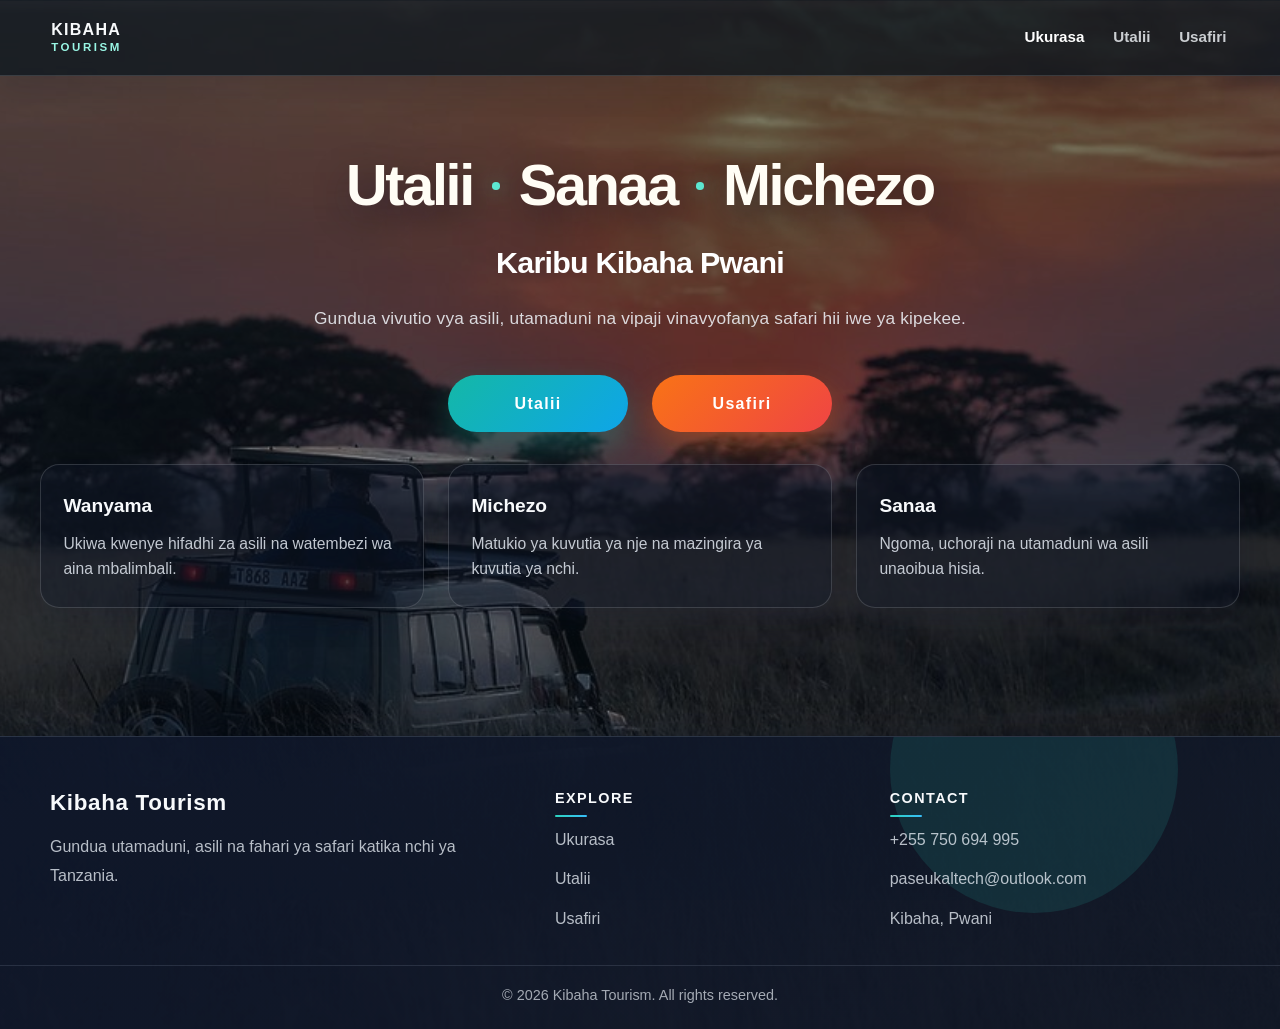
<file: index.html>
<!DOCTYPE html>
<html lang="sw">
<head>
    <meta charset="UTF-8">
    <meta name="viewport" content="width=device-width, initial-scale=1.0">
    <meta name="description" content="Gundua maeneo, utamaduni na shughuli za Kibaha, mkoa wa Pwani, Tanzania. Pata mawazo ya safari na taarifa za kuanza kupanga ziara yako.">
    <meta name="author" content="PASEUKAL LEE">
    <title>KIBAHA TOURISM</title>
    <link rel="stylesheet" type="text/css" href="style.css">
</head>
<body id="main-body">
    <div class="flex-container">
        <div class="left-panel">
            <a id="header" href="index.html" aria-label="Kibaha Tourism - ukurasa wa mwanzo">
                <span class="brand-name"><span>Kibaha</span><span>Tourism</span></span>
            </a>
        </div>

        <div class="right-panel">
            <div id="navibar">
                <ul>
                    <li><a href="index.html" aria-current="page">Ukurasa</a></li>
                    <li><a href="utalii.html">Utalii</a></li>
                    <li><a href="usafiri.html">Usafiri</a></li>
                </ul>
            </div>
        </div>
    </div>

    <main class="main-page">
      
        <h1>
            <span>Utalii</span>
            <span class="hero-divider" aria-hidden="true"></span>
            <span>Sanaa</span>
            <span class="hero-divider" aria-hidden="true"></span>
            <span>Michezo</span>
        </h1>
        <h2>Karibu Kibaha Pwani</h2>
        <h3>Gundua vivutio vya asili, utamaduni na vipaji vinavyofanya safari hii iwe ya kipekee.</h3>

        <div class="landing-container">
            <div class="left-side"><a href="utalii.html"> Utalii</a></div>
            <div class="right-side"><a href="usafiri.html">Usafiri</a></div>
        </div>

        <div class="feature-grid">
            <article class="feature-card">
                <h4>Wanyama</h4>
                <p>Ukiwa kwenye hifadhi za asili na watembezi wa aina mbalimbali.</p>
               
            </article>
            <article class="feature-card">
                <h4>Michezo</h4>
                <p>Matukio ya kuvutia ya nje na mazingira ya kuvutia ya nchi.</p>
            
            </article>
            <article class="feature-card">
                <h4>Sanaa</h4>
                <p>Ngoma, uchoraji na utamaduni wa asili unaoibua hisia.</p>
               
            </article>
        </div>
    </main>

    <footer class="site-footer">
        <div class="footer-content">
            <div class="footer-brand">
                <h3>Kibaha Tourism</h3>
               <p>Gundua utamaduni, asili na fahari ya safari katika nchi ya Tanzania.</p>
            </div>

            <div class="footer-links">
                <h4>Explore</h4>
                <ul>
                    <li><a href="index.html">Ukurasa</a></li>
                    <li><a href="utalii.html">Utalii</a></li>
                    <li><a href="usafiri.html">Usafiri</a></li>
                </ul>
            </div>

            <div class="footer-links">
                <h4>Contact</h4>
                <ul>
                    <li>+255 750 694 995</li>
                    <li>paseukaltech@outlook.com</li>
                    <li>Kibaha, Pwani</li>
                </ul>
            </div>
        </div>

        <div class="footer-bottom">
            <p>© 2026 Kibaha Tourism. All rights reserved.</p>
        </div>
    </footer>
</body>
</html>
</file>
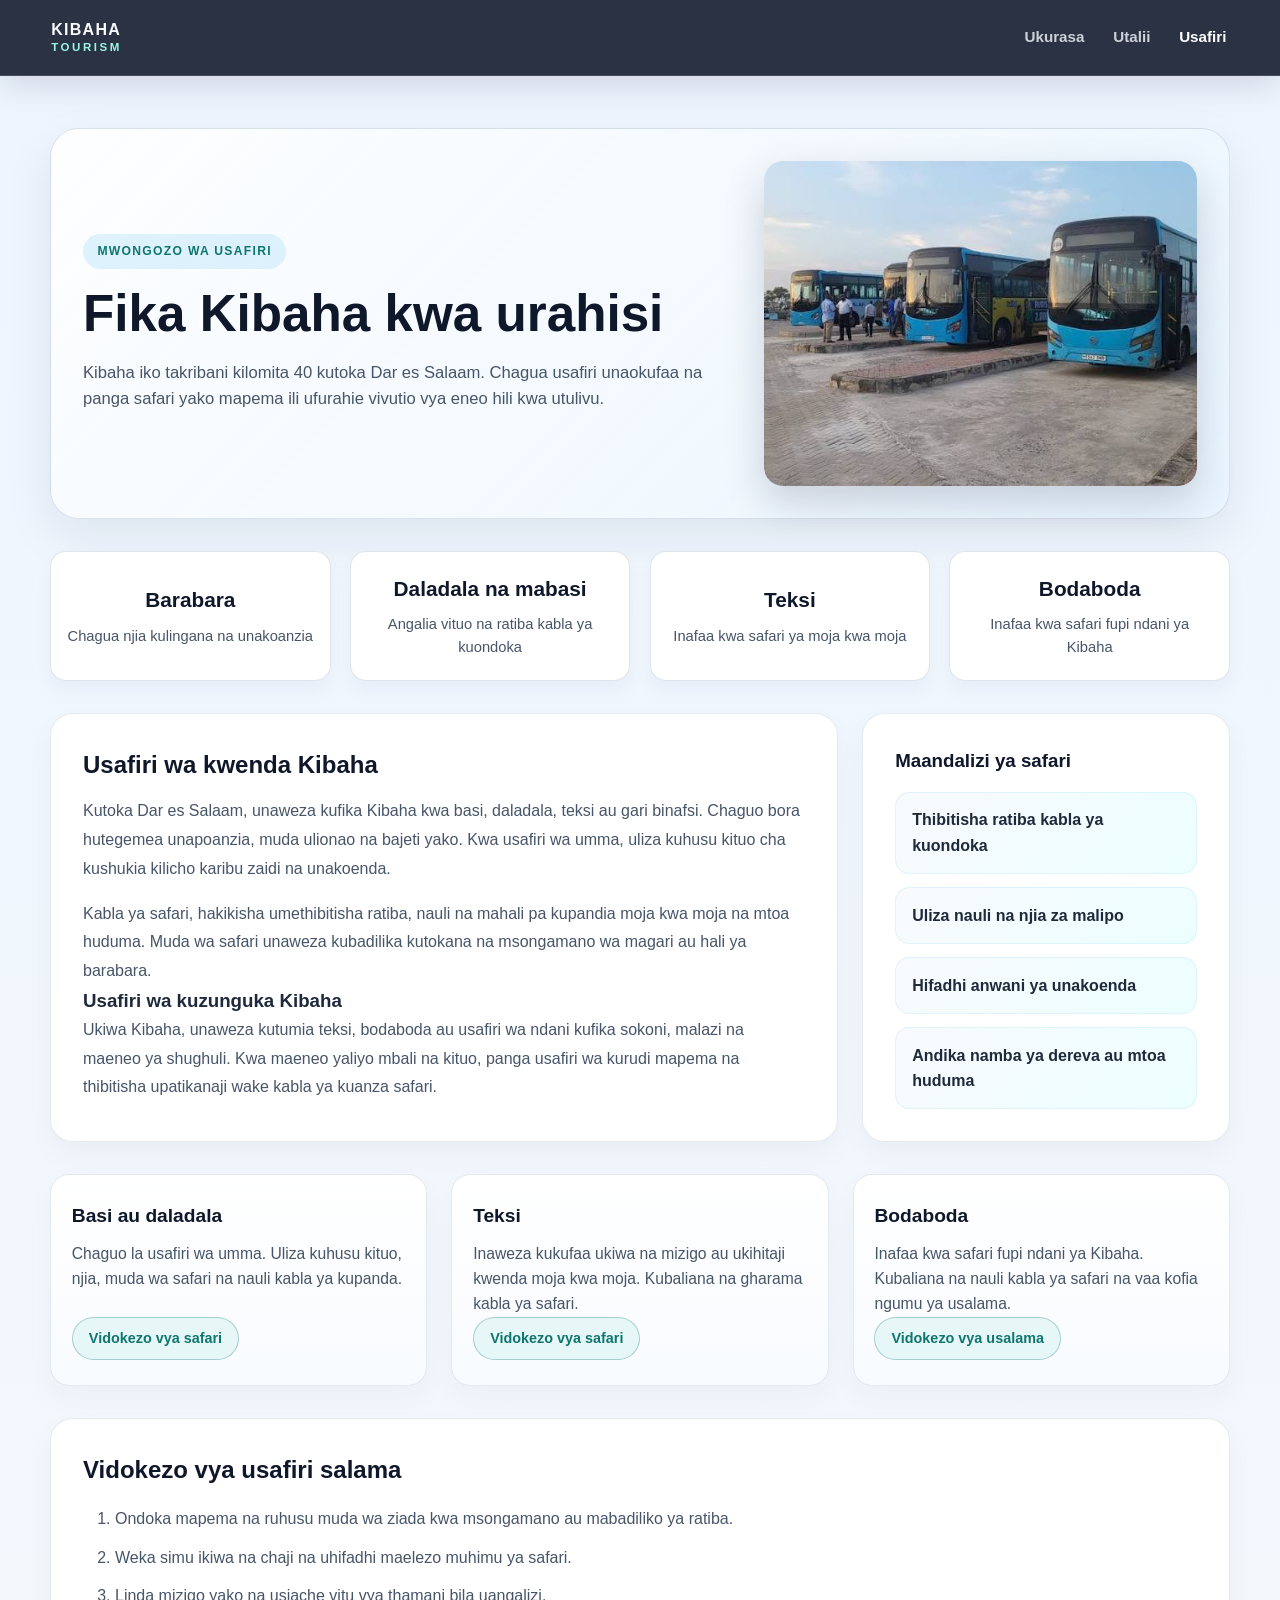
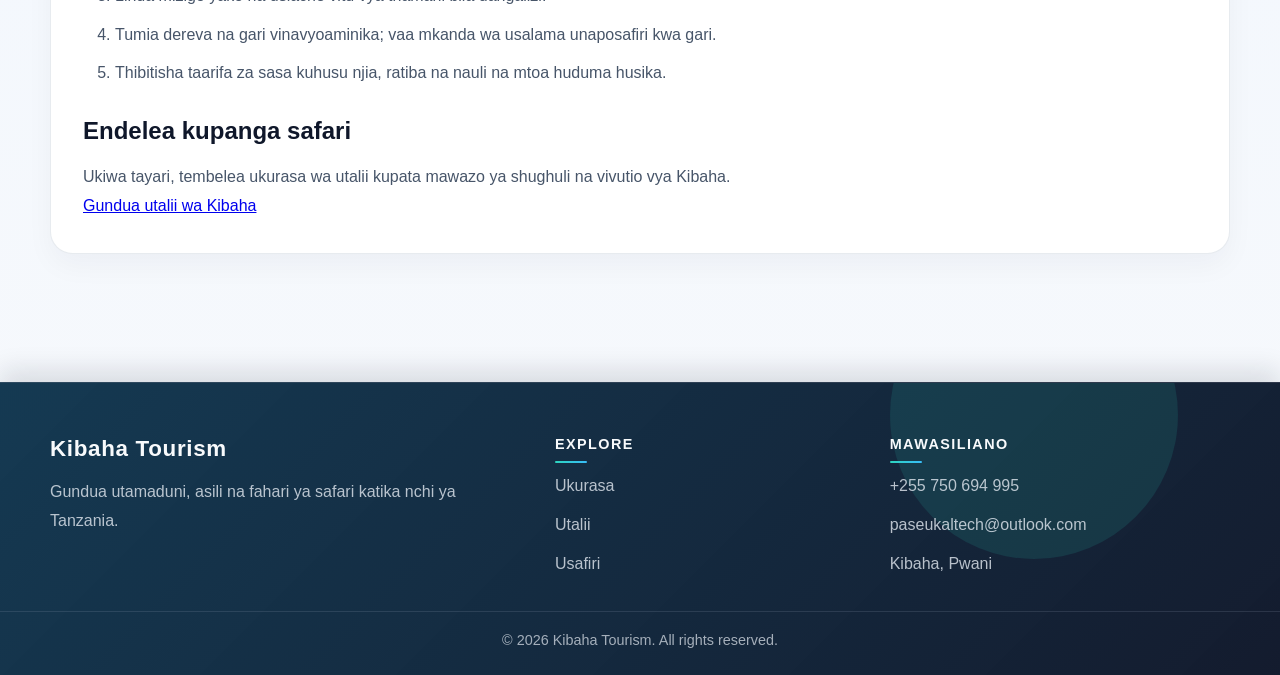
<file: usafiri.html>
<!DOCTYPE html>
<html lang="sw">
<head>
    <meta charset="UTF-8">
    <meta name="viewport" content="width=device-width, initial-scale=1.0">
    <meta name="description" content="Panga safari ya kwenda Kibaha kutoka Dar es Salaam na ujifunze kuhusu mabasi, daladala, teksi na usafiri wa ndani, pamoja na vidokezo vya ratiba, nauli na usalama.">
    <meta name="author" content="PASEUKAL LEE">
    <title>KIBAHA TOURISM - Usafiri</title>
    <link rel="stylesheet" type="text/css" href="style.css">
</head>
<body id="utalii-body">
    <div class="flex-container">
        <div class="left-panel">
            <a id="header" href="index.html" aria-label="Kibaha Tourism - ukurasa wa mwanzo">
                <span class="brand-name"><span>Kibaha</span><span>Tourism</span></span>
            </a>
        </div>

        <div class="right-panel">
            <div id="navibar">
                <ul>
                    <li><a href="index.html">Ukurasa</a></li>
                    <li><a href="utalii.html">Utalii</a></li>
                    <li><a href="usafiri.html" aria-current="page">Usafiri</a></li>
                </ul>
            </div>
        </div>
    </div>

    <main class="main-utalii">
        <section class="page-hero">
            <div class="hero-copy">
                <span class="eyebrow">Mwongozo wa usafiri</span>
                <h1>Fika Kibaha kwa urahisi</h1>
                <p>
                    Kibaha iko takribani kilomita 40 kutoka Dar es Salaam. Chagua usafiri unaokufaa na panga safari yako mapema ili ufurahie vivutio vya eneo hili kwa utulivu.
                </p>
            </div>
            <div class="hero-visual">
                <img src="images/images (3).jpg" alt="Mandhari ya Tanzania wakati wa safari">
            </div>
        </section>

        <section class="stats-row" aria-label="Muhtasari wa usafiri">
            <div class="stat-card">
                <strong>Barabara</strong>
                <span>Chagua njia kulingana na unakoanzia</span>
            </div>
            <div class="stat-card">
                <strong>Daladala na mabasi</strong>
                <span>Angalia vituo na ratiba kabla ya kuondoka</span>
            </div>
            <div class="stat-card">
                <strong>Teksi</strong>
                <span>Inafaa kwa safari ya moja kwa moja</span>
            </div>
            <div class="stat-card">
                <strong>Bodaboda</strong>
                <span>Inafaa kwa safari fupi ndani ya Kibaha</span>
            </div>
        
        </section>

        <section class="story-layout">
            <article class="story-card">
                <h2>Usafiri wa kwenda Kibaha</h2>
                <p>
                    Kutoka Dar es Salaam, unaweza kufika Kibaha kwa basi, daladala, teksi au gari binafsi. Chaguo bora hutegemea unapoanzia, muda ulionao na bajeti yako. Kwa usafiri wa umma, uliza kuhusu kituo cha kushukia kilicho karibu zaidi na unakoenda.
                </p>
                <p>
                    Kabla ya safari, hakikisha umethibitisha ratiba, nauli na mahali pa kupandia moja kwa moja na mtoa huduma. Muda wa safari unaweza kubadilika kutokana na msongamano wa magari au hali ya barabara.
                </p>
                <h3>Usafiri wa kuzunguka Kibaha</h3>
                <p>
                    Ukiwa Kibaha, unaweza kutumia teksi, bodaboda au usafiri wa ndani kufika sokoni, malazi na maeneo ya shughuli. Kwa maeneo yaliyo mbali na kituo, panga usafiri wa kurudi mapema na thibitisha upatikanaji wake kabla ya kuanza safari.
                </p>
            </article>

            <aside class="info-card">
                <h3>Maandalizi ya safari</h3>
                <ul>
                    <li>Thibitisha ratiba kabla ya kuondoka</li>
                    <li>Uliza nauli na njia za malipo</li>
                    <li>Hifadhi anwani ya unakoenda</li>
                    <li>Andika namba ya dereva au mtoa huduma</li>
                </ul>
            </aside>
        </section>

        <section class="feature-grid" aria-label="Aina za usafiri">
            <article class="feature-card">
                <h3>Basi au daladala</h3>
                <p>Chaguo la usafiri wa umma. Uliza kuhusu kituo, njia, muda wa safari na nauli kabla ya kupanda.</p>
                <a class="feature-button" href="#vidokezo-salama">Vidokezo vya safari</a>
            </article>
            <article class="feature-card">
                <h3>Teksi</h3>
                <p>Inaweza kukufaa ukiwa na mizigo au ukihitaji kwenda moja kwa moja. Kubaliana na gharama kabla ya safari.</p>
                <a class="feature-button" href="#vidokezo-salama">Vidokezo vya safari</a>
            </article>
            <article class="feature-card">
                <h3>Bodaboda</h3>
                <p>Inafaa kwa safari fupi ndani ya Kibaha. Kubaliana na nauli kabla ya safari na vaa kofia ngumu ya usalama.</p>
                <a class="feature-button" href="#vidokezo-salama">Vidokezo vya usalama</a>
            </article>
            
        </section>

        <section class="content-panel" id="vidokezo-salama">
            <h2>Vidokezo vya usafiri salama</h2>
            <ol>
                <li>Ondoka mapema na ruhusu muda wa ziada kwa msongamano au mabadiliko ya ratiba.</li>
                <li>Weka simu ikiwa na chaji na uhifadhi maelezo muhimu ya safari.</li>
                <li>Linda mizigo yako na usiache vitu vya thamani bila uangalizi.</li>
                <li>Tumia dereva na gari vinavyoaminika; vaa mkanda wa usalama unaposafiri kwa gari.</li>
                <li>Thibitisha taarifa za sasa kuhusu njia, ratiba na nauli na mtoa huduma husika.</li>
            </ol>
            <h2>Endelea kupanga safari</h2>
            <p>
                Ukiwa tayari, tembelea ukurasa wa utalii kupata mawazo ya shughuli na vivutio vya Kibaha.
            </p>
            <p><a href="utalii.html">Gundua utalii wa Kibaha</a></p>
        </section>
    </main>

    <footer class="site-footer">
        <div class="footer-content">
            <div class="footer-brand">
                <h3>Kibaha Tourism</h3>
                <p>Gundua utamaduni, asili na fahari ya safari katika nchi ya Tanzania.</p>
            </div>

            <div class="footer-links">
                <h4>Explore</h4>
                <ul>
                    <li><a href="index.html">Ukurasa</a></li>
                    <li><a href="utalii.html">Utalii</a></li>
                    <li><a href="usafiri.html" aria-current="page">Usafiri</a></li>
                </ul>
            </div>

            <div class="footer-links">
                <h4>Mawasiliano</h4>
                <ul>
                  <li>+255 750 694 995</li>
                    <li>paseukaltech@outlook.com</li>
                    <li>Kibaha, Pwani</li>
                </ul>
            </div>
        </div>

        <div class="footer-bottom">
            <p>© 2026 Kibaha Tourism. All rights reserved.</p>
        </div>
    </footer>
</body>
</html>
</file>
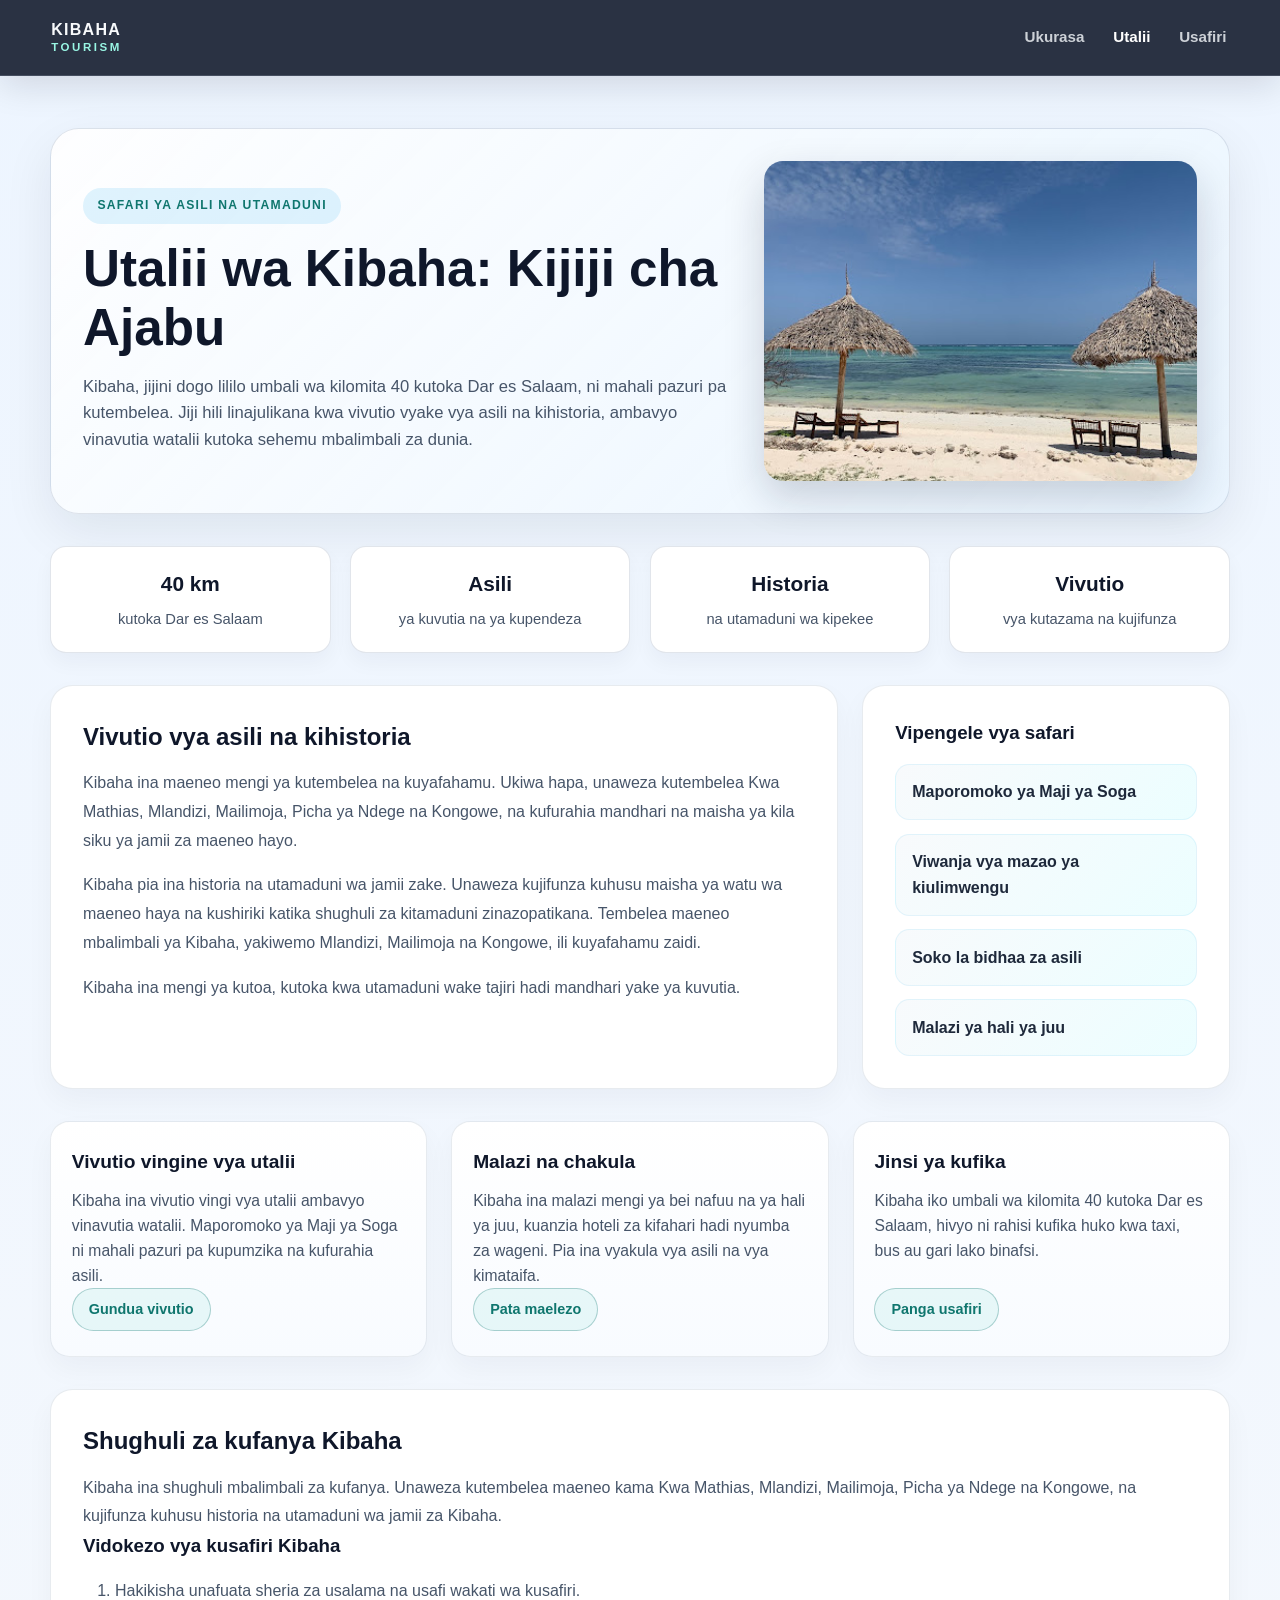
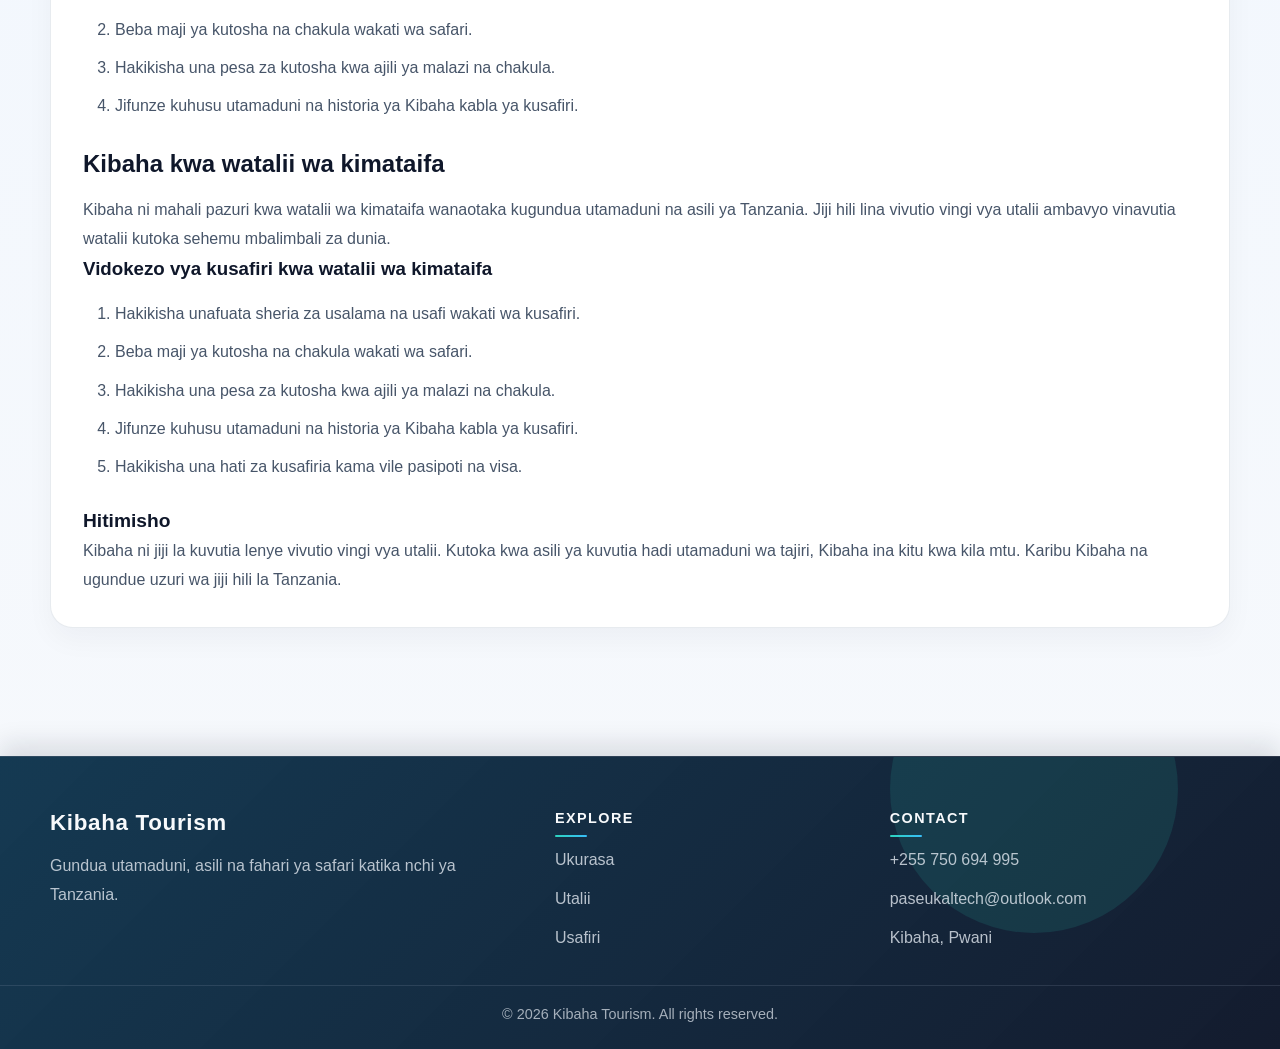
<file: utalii.html>
<!DOCTYPE html>
<html lang="sw">
<head>
    <meta charset="UTF-8">
    <meta name="viewport" content="width=device-width, initial-scale=1.0">
    <meta name="description" content="Jifunze kuhusu maeneo ya kutembelea, historia, utamaduni na shughuli zinazopatikana Kibaha, mkoa wa Pwani. Pata vidokezo vya kupanga ziara yako.">
    <meta name="author" content="PASEUKAL LEE">
    <title>KIBAHA TOURISM - UTALII</title>
    <link rel="stylesheet" type="text/css" href="style.css">
</head>
<body id="utalii-body">
    <div class="flex-container">
        <div class="left-panel">
            <a id="header" href="index.html" aria-label="Kibaha Tourism - ukurasa wa mwanzo">
                <span class="brand-name"><span>Kibaha</span><span>Tourism</span></span>
            </a>
        </div>

        <div class="right-panel">
            <div id="navibar">
                <ul>
                    <li><a href="index.html">Ukurasa</a></li>
                    <li><a href="utalii.html" aria-current="page">Utalii</a></li>
                    <li><a href="usafiri.html">Usafiri</a></li>
                </ul>
            </div>
        </div>
    </div>

    <main class="main-utalii">
        <section class="page-hero">
            <div class="hero-copy">
                <span class="eyebrow">Safari ya asili na utamaduni</span>
                <h1>Utalii wa Kibaha: Kijiji cha Ajabu</h1>
                <p>
                    Kibaha, jijini dogo lililo umbali wa kilomita 40 kutoka Dar es Salaam, ni mahali pazuri pa kutembelea. Jiji hili linajulikana kwa vivutio vyake vya asili na kihistoria, ambavyo vinavutia watalii kutoka sehemu mbalimbali za dunia.
                </p>
            </div>
            <div class="hero-visual">
                <img src="images/2022-03-30.jpg" alt="Kibaha tourism landscape">
            </div>
        </section>

        <section class="stats-row">
            <div class="stat-card">
                <strong>40 km</strong>
                <span>kutoka Dar es Salaam</span>
            </div>
            <div class="stat-card">
                <strong>Asili</strong>
                <span>ya kuvutia na ya kupendeza</span>
            </div>
            <div class="stat-card">
                <strong>Historia</strong>
                <span>na utamaduni wa kipekee</span>
            </div>
            <div class="stat-card">
                <strong>Vivutio</strong>
                <span>vya kutazama na kujifunza</span>
            </div>
        </section>

        <section class="story-layout">
            <article class="story-card" id="vivutio">
                <h2>Vivutio vya asili na kihistoria</h2>
                <p>
                    Kibaha ina maeneo mengi ya kutembelea na kuyafahamu. Ukiwa hapa, unaweza kutembelea Kwa Mathias, Mlandizi, Mailimoja, Picha ya Ndege na Kongowe, na kufurahia mandhari na maisha ya kila siku ya jamii za maeneo hayo.
                </p>
                <p>
                    Kibaha pia ina historia na utamaduni wa jamii zake. Unaweza kujifunza kuhusu maisha ya watu wa maeneo haya na kushiriki katika shughuli za kitamaduni zinazopatikana. Tembelea maeneo mbalimbali ya Kibaha, yakiwemo Mlandizi, Mailimoja na Kongowe, ili kuyafahamu zaidi.
                </p>
                <p>
                    Kibaha ina mengi ya kutoa, kutoka kwa utamaduni wake tajiri hadi mandhari yake ya kuvutia.
                </p>
            </article>

            <aside class="info-card" id="malazi">
                <h3>Vipengele vya safari</h3>
                <ul>
                    <li>Maporomoko ya Maji ya Soga</li>
                    <li>Viwanja vya mazao ya kiulimwengu</li>
                    <li>Soko la bidhaa za asili</li>
                    <li>Malazi ya hali ya juu</li>
                </ul>
            </aside>
        </section>

        <section class="feature-grid">
            <article class="feature-card">
                <h3>Vivutio vingine vya utalii</h3>
                <p>Kibaha ina vivutio vingi vya utalii ambavyo vinavutia watalii. Maporomoko ya Maji ya Soga ni mahali pazuri pa kupumzika na kufurahia asili.</p>
                <a class="feature-button" href="#vivutio">Gundua vivutio</a>
            </article>
            <article class="feature-card">
                <h3>Malazi na chakula</h3>
                <p>Kibaha ina malazi mengi ya bei nafuu na ya hali ya juu, kuanzia hoteli za kifahari hadi nyumba za wageni. Pia ina vyakula vya asili na vya kimataifa.</p>
                <a class="feature-button" href="#malazi">Pata maelezo</a>
            </article>
            <article class="feature-card">
                <h3>Jinsi ya kufika</h3>
                <p>Kibaha iko umbali wa kilomita 40 kutoka Dar es Salaam, hivyo ni rahisi kufika huko kwa taxi, bus au gari lako binafsi.</p>
                <a class="feature-button" href="usafiri.html">Panga usafiri</a>
            </article>
        </section>

        <section class="content-panel" id="shughuli">
            <h2>Shughuli za kufanya Kibaha</h2>
            <p>
                Kibaha ina shughuli mbalimbali za kufanya. Unaweza kutembelea maeneo kama Kwa Mathias, Mlandizi, Mailimoja, Picha ya Ndege na Kongowe, na kujifunza kuhusu historia na utamaduni wa jamii za Kibaha.
            </p>

            <h3>Vidokezo vya kusafiri Kibaha</h3>
            <ol>
                <li>Hakikisha unafuata sheria za usalama na usafi wakati wa kusafiri.</li>
                <li>Beba maji ya kutosha na chakula wakati wa safari.</li>
                <li>Hakikisha una pesa za kutosha kwa ajili ya malazi na chakula.</li>
                <li>Jifunze kuhusu utamaduni na historia ya Kibaha kabla ya kusafiri.</li>
            </ol>

            <h2>Kibaha kwa watalii wa kimataifa</h2>
            <p>
                Kibaha ni mahali pazuri kwa watalii wa kimataifa wanaotaka kugundua utamaduni na asili ya Tanzania. Jiji hili lina vivutio vingi vya utalii ambavyo vinavutia watalii kutoka sehemu mbalimbali za dunia.
            </p>

            <h3>Vidokezo vya kusafiri kwa watalii wa kimataifa</h3>
            <ol>
                <li>Hakikisha unafuata sheria za usalama na usafi wakati wa kusafiri.</li>
                <li>Beba maji ya kutosha na chakula wakati wa safari.</li>
                <li>Hakikisha una pesa za kutosha kwa ajili ya malazi na chakula.</li>
                <li>Jifunze kuhusu utamaduni na historia ya Kibaha kabla ya kusafiri.</li>
                <li>Hakikisha una hati za kusafiria kama vile pasipoti na visa.</li>
            </ol>

            <h4>Hitimisho</h4>
            <p>
                Kibaha ni jiji la kuvutia lenye vivutio vingi vya utalii. Kutoka kwa asili ya kuvutia hadi utamaduni wa tajiri, Kibaha ina kitu kwa kila mtu. Karibu Kibaha na ugundue uzuri wa jiji hili la Tanzania.
            </p>
        </section>
    </main>

    <footer class="site-footer">
        <div class="footer-content">
            <div class="footer-brand">
                <h3>Kibaha Tourism</h3>
                 <p>Gundua utamaduni, asili na fahari ya safari katika nchi ya Tanzania.</p>
            </div>

            <div class="footer-links">
                <h4>Explore</h4>
                <ul>
                    <li><a href="index.html">Ukurasa</a></li>
                    <li><a href="utalii.html">Utalii</a></li>
                    <li><a href="usafiri.html">Usafiri</a></li>
                </ul>
            </div>

            <div class="footer-links">
                <h4>Contact</h4>
                <ul>
                        <li>+255 750 694 995</li>
                    <li>paseukaltech@outlook.com</li>
                    <li>Kibaha, Pwani</li>
                </ul>
            </div>
        </div>

        <div class="footer-bottom">
            <p>© 2026 Kibaha Tourism. All rights reserved.</p>
        </div>
    </footer>
</body>
</html>
</file>
<file: style.css>
* {
    box-sizing: border-box;
    margin: 0;
    padding: 0;
}

html {
    scroll-behavior: auto;
}

body {
    font-family: 'Segoe UI', Tahoma, Geneva, Verdana, sans-serif;
    line-height: 1.6;
}

img {
    max-width: 100%;
    display: block;
}

#main-body {
    position: relative;
    min-height: 100vh;
    background-image: url('images/tz-african.jpg');
    background-size: cover;
    background-position: center;
    background-attachment: scroll;
    color: #ffffff;
}

#main-body::before {
    content: "";
    position: fixed;
    inset: 0;
    background: rgba(8, 20, 30, 0.45);
    z-index: 0;
    pointer-events: none;
}

#utalii-body {
    background: linear-gradient(180deg, #edf5ff 0%, #f7f9fc 100%);
    color: #1e293b;
    min-height: 100vh;
}

#main-body > *,
#utalii-body > * {
    position: relative;
    z-index: 1;
}

#main-body > .flex-container,
#utalii-body > .flex-container {
    position: fixed;
    top: 0;
    left: 0;
    z-index: 1000;
}

.flex-container {
    z-index: 20;
    display: flex;
    justify-content: space-between;
    align-items: center;
    width: 100%;
    padding: 0.85rem clamp(1rem, 4vw, 3.5rem);
    background: rgba(8, 18, 28, 0.72);
    border-bottom: 1px solid rgba(255, 255, 255, 0.14);
    box-shadow: 0 10px 35px rgba(2, 8, 23, 0.12);
}

#main-body .main-page,
#utalii-body .main-utalii {
    padding-top: 8rem;
}

#utalii-body .flex-container {
    background: rgba(15, 23, 42, 0.88);
    border-bottom: 1px solid rgba(148, 163, 184, 0.25);
}

.left-panel,
.right-panel {
    display: flex;
    align-items: center;
}

#header {
    display: inline-flex;
    align-items: center;
    color: #f8fafc;
    text-decoration: none;
    transition: opacity 0.12s ease;
    white-space: nowrap;
}

#header:hover {
    opacity: 0.9;
}

#header:focus-visible {
    outline: 2px solid #5eead4;
    outline-offset: 5px;
    border-radius: 0.35rem;
}

.brand-name {
    display: grid;
    gap: 0.1rem;
    font-size: 1rem;
    font-weight: 800;
    letter-spacing: 0.08em;
    line-height: 1.05;
    text-transform: uppercase;
}

.brand-name span:last-child {
    color: #99f6e4;
    font-size: 0.72rem;
    font-weight: 700;
    letter-spacing: 0.22em;
}

#navibar {
    position: relative;
    z-index: 1001;
}

#navibar ul {
    display: flex;
    align-items: center;
    gap: 1.5rem;
    list-style: none;
}

#navibar li {
    list-style: none;
}

#navibar a {
    display: inline-flex;
    align-items: center;
    justify-content: center;
    min-height: 48px;
    padding: 0.65rem 0.15rem;
    color: rgba(241, 245, 249, 0.82);
    text-decoration: none;
    font-weight: 600;
    font-size: 0.95rem;
    transition: color 0.12s ease, background-color 0.12s ease;
}

#navibar a:hover,
#navibar a:focus-visible {
    color: #5eead4;
}

#navibar a[aria-current="page"] {
    color: #ffffff;
}

#navibar a[aria-current="page"]:hover,
#navibar a[aria-current="page"]:focus-visible {
    color: #5eead4;
}

#navibar a:focus-visible {
    outline: 2px solid #5eead4;
    outline-offset: 3px;
}

.main-page {
    width: min(1200px, calc(100% - 2rem));
    margin: 0 auto;
    padding: 7rem 0 4rem;
    text-align: center;
    font-family: 'Segoe UI', Tahoma, Geneva, Verdana, sans-serif;
}

.main-page h1 {
    display: flex;
    justify-content: center;
    align-items: center;
    flex-wrap: wrap;
    gap: clamp(0.55rem, 1.5vw, 1.25rem);
    margin-top: 1.75rem;
    font-family: inherit;
    font-size: clamp(2.25rem, 4.5vw, 3.75rem);
    font-weight: 700;
    letter-spacing: -0.04em;
    line-height: 1.04;
    color: #fffdf5;
    text-shadow: 0 10px 35px rgba(15, 23, 42, 0.45);
}

.hero-divider {
    width: 0.13em;
    height: 0.13em;
    flex: 0 0 auto;
    border-radius: 50%;
    background: #5eead4;
    box-shadow: 0 0 20px rgba(94, 234, 212, 0.6);
}

.main-page h2 {
    margin-top: 1.4rem;
    font-size: clamp(1.35rem, 2.5vw, 1.9rem);
    font-weight: 600;
    letter-spacing: -0.025em;
    color: #ffffff;
}

.main-page h3 {
    max-width: 660px;
    margin: 1rem auto 0;
    font-size: clamp(0.98rem, 1.35vw, 1.1rem);
    font-weight: 400;
    letter-spacing: 0.01em;
    color: rgba(241, 245, 249, 0.86);
    line-height: 1.85;
}

@media (max-width: 480px) {
    .main-page h1 {
        column-gap: 0.45rem;
        row-gap: 0.2rem;
        font-size: clamp(2rem, 8vw, 2.5rem);
    }

    .hero-divider {
        width: 0.11em;
        height: 0.11em;
    }
}

.landing-container {
    display: flex;
    justify-content: center;
    flex-wrap: wrap;
    gap: 1.5rem;
    margin-top: 2.5rem;
}

.left-side a,
.right-side a {
    display: inline-flex;
    align-items: center;
    justify-content: center;
    gap: 0.55rem;
    min-width: 180px;
    padding: 1rem 2rem;
    border-radius: 999px;
    text-decoration: none;
    font-size: 1rem;
    font-weight: 700;
    letter-spacing: 0.08rem;
    text-transform: none;
    transition: opacity 0.12s ease;
}

.left-side a {
    color: #ffffff;
    background: linear-gradient(135deg, #14b8a6, #0ea5e9);
    box-shadow: 0 15px 30px rgba(20, 184, 166, 0.28);
}

.right-side a {
    color: #ffffff;
    background: linear-gradient(135deg, #f97316, #ef4444);
    box-shadow: 0 15px 30px rgba(249, 115, 22, 0.28);
}

.left-side a:hover,
.right-side a:hover {
    opacity: 0.92;
}

.feature-grid {
    display: grid;
    grid-template-columns: repeat(3, minmax(0, 1fr));
    gap: 1.5rem;
    margin-top: 3rem;
}

.feature-card {
    display: flex;
    flex-direction: column;
    align-items: flex-start;
    padding: 1.6rem 1.4rem;
    border-radius: 1.2rem;
    background: rgba(15, 23, 42, 0.4);
    border: 1px solid rgba(255, 255, 255, 0.15);
    box-shadow: 0 12px 28px rgba(15, 23, 42, 0.18);
    text-align: left;
    transition: border-color 0.12s ease;
}

.feature-card:hover {
    border-color: rgba(45, 212, 191, 0.55);
}

.feature-card h4,
.feature-card h3 {
    margin-bottom: 0.6rem;
    color: #f8fafc;
    font-size: 1.2rem;
}

.feature-card p {
    color: rgba(226, 232, 240, 0.85);
    font-size: 0.98rem;
}

.feature-button {
    display: inline-flex;
    align-items: center;
    justify-content: center;
    gap: 0.55rem;
    margin-top: auto;
    padding: 0.65rem 1rem;
    border: 1px solid rgba(45, 212, 191, 0.45);
    border-radius: 999px;
    color: #ccfbf1;
    background: rgba(20, 184, 166, 0.12);
    font-size: 0.9rem;
    font-weight: 700;
    line-height: 1.4;
    text-decoration: none;
    transition: color 0.12s ease, background-color 0.12s ease, border-color 0.12s ease;
}

.feature-button:hover,
.feature-button:focus-visible {
    border-color: #2dd4bf;
    background: #0f766e;
    color: #ffffff;
}

.feature-button:active {
    background: #115e59;
}

.feature-button:focus-visible {
    outline: 2px solid #5eead4;
    outline-offset: 3px;
}

.main-utalii {
    width: min(1180px, calc(100% - 2rem));
    margin: 0 auto;
    padding: 7rem 0 4rem;
}

.page-hero {
    display: grid;
    grid-template-columns: minmax(0, 1.2fr) minmax(0, 0.8fr);
    gap: 2rem;
    align-items: center;
    background: linear-gradient(135deg, rgba(255, 255, 255, 0.9), rgba(232, 244, 255, 0.8));
    border: 1px solid rgba(148, 163, 184, 0.3);
    border-radius: 1.8rem;
    padding: 2rem;
    box-shadow: 0 18px 50px rgba(15, 23, 42, 0.08);
}

.eyebrow {
    display: inline-flex;
    align-items: center;
    gap: 0.55rem;
    padding: 0.5rem 0.9rem;
    border-radius: 999px;
    background: rgba(14, 165, 233, 0.12);
    color: #0f766e;
    font-weight: 700;
    font-size: 0.76rem;
    letter-spacing: 0.08rem;
    text-transform: uppercase;
}

.hero-copy h1 {
    margin-top: 1rem;
    font-size: clamp(2.2rem, 4vw, 3.2rem);
    line-height: 1.15;
    color: #0f172a;
}

.hero-copy p {
    margin-top: 1rem;
    color: #475569;
    font-size: 1.04rem;
}

.hero-visual img {
    width: 100%;
    height: 100%;
    min-height: 320px;
    object-fit: cover;
    border-radius: 1.2rem;
    box-shadow: 0 16px 40px rgba(15, 23, 42, 0.18);
}

.stats-row {
    display: grid;
    grid-template-columns: repeat(4, minmax(0, 1fr));
    gap: 1.2rem;
    margin-top: 2rem;
}

.stat-card {
    display: flex;
    flex-direction: column;
    align-items: center;
    justify-content: center;
    gap: 0.5rem;
    padding: 1.25rem 1rem;
    border-radius: 1rem;
    background: #ffffff;
    border: 1px solid rgba(148, 163, 184, 0.28);
    box-shadow: 0 10px 20px rgba(15, 23, 42, 0.04);
    text-align: center;
    transition: border-color 0.12s ease;
}

.stat-card:hover {
    border-color: rgba(14, 165, 233, 0.45);
}

.stat-card strong {
    font-size: 1.3rem;
    color: #0f172a;
}

.stat-card span {
    color: #475569;
    font-size: 0.92rem;
}

.story-layout {
    display: grid;
    grid-template-columns: minmax(0, 1.5fr) minmax(0, 0.7fr);
    gap: 1.5rem;
    margin-top: 2rem;
}

.story-card,
.info-card,
.content-panel {
    background: #ffffff;
    border: 1px solid rgba(148, 163, 184, 0.22);
    border-radius: 1.4rem;
    padding: 2rem;
    box-shadow: 0 12px 28px rgba(15, 23, 42, 0.04);
}

.story-card h2,
.content-panel h2,
.info-card h3,
.content-panel h3 {
    color: #0f172a;
    margin-bottom: 0.8rem;
}

.story-card p,
.content-panel p,
.content-panel li {
    color: #475569;
    font-size: 1rem;
    line-height: 1.8;
}

.story-card p + p {
    margin-top: 1rem;
}

.info-card ul {
    list-style: none;
    display: grid;
    gap: 0.85rem;
    margin-top: 1rem;
}

.info-card li {
    display: flex;
    align-items: center;
    gap: 0.75rem;
    color: #1e293b;
    font-weight: 600;
    padding: 0.9rem 1rem;
    border-radius: 0.9rem;
    background: linear-gradient(135deg, #f8fafc, #ecfeff);
    border: 1px solid rgba(14, 165, 233, 0.09);
}

.feature-grid {
    display: grid;
    grid-template-columns: repeat(3, minmax(0, 1fr));
    gap: 1.5rem;
    margin-top: 2rem;
}

#utalii-body .feature-card {
    background: linear-gradient(180deg, #ffffff, #f8fbff);
    border: 1px solid rgba(148, 163, 184, 0.22);
    border-radius: 1.2rem;
    padding: 1.6rem 1.3rem;
    box-shadow: 0 12px 28px rgba(15, 23, 42, 0.04);
    text-align: left;
}

#utalii-body .feature-card:hover {
    border-color: rgba(14, 165, 233, 0.45);
}

#utalii-body .feature-card h3 {
    color: #0f172a;
}

#utalii-body .feature-card p {
    color: #475569;
}

#utalii-body .feature-button {
    color: #0f766e;
    border-color: rgba(15, 118, 110, 0.3);
    background: rgba(20, 184, 166, 0.08);
}

#utalii-body .feature-button:hover,
#utalii-body .feature-button:focus-visible {
    color: #ffffff;
    background: #0f766e;
    border-color: #0f766e;
}

.content-panel {
    margin-top: 2rem;
}

.content-panel h2 {
    margin-top: 1.2rem;
}

.content-panel h2:first-child {
    margin-top: 0;
}

.content-panel ol {
    margin: 1rem 0 1.5rem 1.5rem;
    padding-left: 0.5rem;
}

.content-panel li + li {
    margin-top: 0.6rem;
}

.content-panel h4 {
    margin-top: 1.2rem;
    font-size: 1.2rem;
    color: #0f172a;
}

@media (max-width: 900px) {
    .feature-grid,
    .stats-row {
        grid-template-columns: 1fr 1fr;
    }

    .page-hero,
    .story-layout {
        grid-template-columns: 1fr;
    }

    .page-hero {
        gap: 1.5rem;
    }
}

.site-footer {
    position: relative;
    z-index: 1;
    margin-top: 4rem;
    overflow: hidden;
    background: linear-gradient(135deg, rgba(15, 23, 42, 0.96), rgba(17, 24, 39, 0.92));
    border-top: 1px solid rgba(148, 163, 184, 0.2);
    box-shadow: 0 -12px 24px rgba(15, 23, 42, 0.12);
}

.site-footer::before {
    content: "";
    position: absolute;
    top: -7rem;
    right: 8%;
    width: 18rem;
    height: 18rem;
    border-radius: 50%;
    background: rgba(45, 212, 191, 0.12);
    pointer-events: none;
}

#utalii-body .site-footer {
    background: linear-gradient(135deg, rgba(8, 47, 73, 0.95), rgba(15, 23, 42, 0.98));
}

.footer-content {
    position: relative;
    z-index: 1;
    width: min(1180px, calc(100% - 2rem));
    margin: 0 auto;
    padding: 3rem 0 2rem;
    display: grid;
    grid-template-columns: 1.6fr 1fr 1.2fr;
    gap: clamp(1.5rem, 4vw, 4rem);
    color: #e2e8f0;
}

.footer-brand h3 {
    color: #f8fafc;
    margin-bottom: 0.75rem;
    font-size: 1.4rem;
    letter-spacing: 0.03em;
}

.footer-links h4 {
    position: relative;
    display: inline-block;
    color: #f8fafc;
    margin-bottom: 1rem;
    font-size: 0.9rem;
    letter-spacing: 0.1em;
    text-transform: uppercase;
}

.footer-links h4::after {
    content: "";
    position: absolute;
    left: 0;
    bottom: -0.45rem;
    width: 2rem;
    height: 2px;
    border-radius: 2px;
    background: linear-gradient(90deg, #2dd4bf, #38bdf8);
    transition: none;
}

.footer-brand p,
.footer-links li,
.footer-links a {
    color: rgba(226, 232, 240, 0.8);
    text-decoration: none;
    line-height: 1.8;
}

.footer-brand p {
    max-width: 28rem;
}

.footer-links ul {
    list-style: none;
    display: grid;
    gap: 0.65rem;
}

.footer-links li {
    display: flex;
    align-items: center;
    gap: 0.7rem;
}

.footer-links a {
    display: inline-flex;
    align-items: center;
    transition: color 0.12s ease;
}

.footer-links a:hover,
.footer-links a:focus-visible {
    color: #5eead4;
}

.footer-links a:focus-visible {
    outline: 2px solid #5eead4;
    outline-offset: 4px;
    border-radius: 2px;
}

.footer-bottom {
    position: relative;
    z-index: 1;
    border-top: 1px solid rgba(148, 163, 184, 0.18);
    padding: 1.1rem 1rem 1.4rem;
    text-align: center;
    color: rgba(226, 232, 240, 0.7);
    font-size: 0.9rem;
}

@media (prefers-reduced-motion: reduce) {
    *,
    *::before,
    *::after {
        transition: none;
        animation: none;
        scroll-behavior: auto;
    }

    .stat-card:hover,
    .feature-card:hover,
    .feature-button:hover,
    .feature-button:focus-visible,
    .feature-button:active {
        transform: none;
    }
}

@media (max-width: 700px) {
    .flex-container {
        flex-direction: column;
        align-items: center;
        gap: 1rem;
        padding: 1rem 1rem 1.2rem;
    }

    .left-panel,
    .right-panel {
        width: 100%;
        justify-content: center;
    }

    #navibar ul {
        flex-wrap: wrap;
        justify-content: center;
        max-width: 100%;
        gap: 1rem;
    }

    #navibar a {
        padding: 0.55rem 0.15rem;
    }

    #main-body .main-page {
        padding-top: 10rem;
    }

    #utalii-body .main-utalii {
        padding-top: 10rem;
    }

    .landing-container {
        flex-direction: column;
        align-items: center;
        gap: 1rem;
    }

    .feature-grid,
    .stats-row,
    .footer-content {
        grid-template-columns: 1fr;
    }

    .footer-content {
        gap: 1.75rem;
        padding: 2.25rem 0 1.5rem;
    }

    .story-card,
    .info-card,
    .content-panel,
    .page-hero {
        padding: clamp(1rem, 3vw, 1.5rem);
    }
}


@media (max-width: 480px) {
    .flex-container {
        gap: 0.65rem;
        padding: 0.75rem 0.75rem 1rem;
    }

    .brand-name {
        font-size: 0.9rem;
    }

    .brand-name span:last-child {
        font-size: 0.66rem;
    }

    #navibar ul {
        gap: 0.75rem;
    }

    #navibar a {
        min-height: 44px;
        padding: 0.55rem 0.15rem;
        font-size: 0.9rem;
    }

    #main-body .main-page {
        width: calc(100% - 1.5rem);
        padding-top: 9rem;
    }

    #utalii-body .main-utalii {
        width: calc(100% - 1.5rem);
        padding-top: 9rem;
    }

    .landing-container {
        gap: 0.75rem;
    }

    .left-side a,
    .right-side a {
        width: min(100%, 22rem);
        min-width: 0;
        padding: 0.9rem 1.25rem;
    }

    .page-hero,
    .story-card,
    .info-card,
    .content-panel {
        padding: 1rem;
    }

    .hero-visual img {
        min-height: 220px;
    }

    .footer-content {
        width: calc(100% - 1.5rem);
    }

    .footer-links li {
        overflow-wrap: anywhere;
    }
}

@media (max-width: 360px) {
    .brand-name {
        letter-spacing: 0.05em;
    }

    #navibar a {
        padding-right: 0.55rem;
        padding-left: 0.55rem;
        font-size: 0.85rem;
    }

}
</file>
